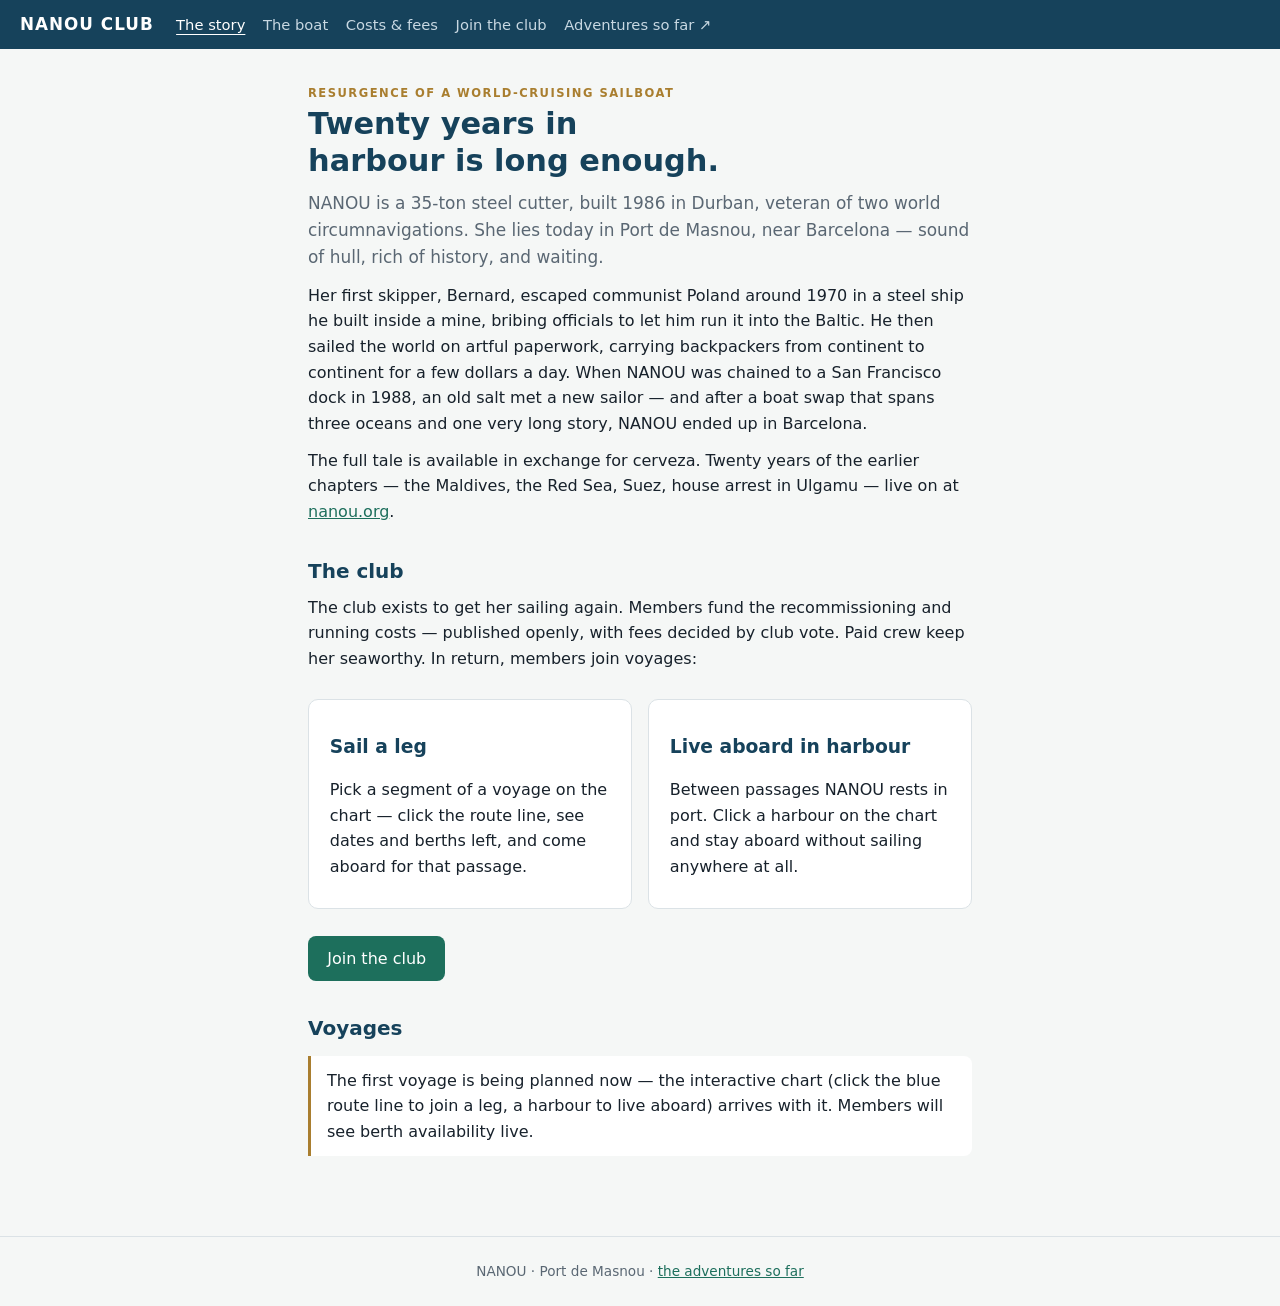
<file: index.html>
<!DOCTYPE html>
<html lang="en">
<head>
  <meta charset="UTF-8">
  <meta name="viewport" content="width=device-width, initial-scale=1.0">
  <title>Nanou Club — get her sailing again</title>
  <meta name="description" content="The club recommissioning NANOU, a 35-ton steel cutter with two circumnavigations behind her. Join a voyage leg or live aboard in harbour.">
  <link rel="icon" href="data:image/svg+xml,<svg xmlns=%22http://www.w3.org/2000/svg%22 viewBox=%220 0 100 100%22><text y=%22.9em%22 font-size=%2290%22>⛵</text></svg>">
  <link rel="stylesheet" href="css/main.css">
</head>
<body>
  <header class="site">
    <a class="brand" href="index.html">NANOU CLUB</a>
    <nav>
      <a href="index.html" aria-current="page">The story</a>
      <a href="boat.html">The boat</a>
      <a href="costs.html">Costs &amp; fees</a>
      <a href="join.html">Join the club</a>
      <a href="https://nanou.org">Adventures so far ↗</a>
    </nav>
  </header>
  <main>
    <p class="eyebrow">Resurgence of a world-cruising sailboat</p>
    <h1>Twenty years in harbour is long enough.</h1>
    <p class="lede">NANOU is a 35-ton steel cutter, built 1986 in Durban, veteran of two
    world circumnavigations. She lies today in Port de Masnou, near Barcelona —
    sound of hull, rich of history, and waiting.</p>

    <p>Her first skipper, Bernard, escaped communist Poland around 1970 in a steel
    ship he built inside a mine, bribing officials to let him run it into the
    Baltic. He then sailed the world on artful paperwork, carrying backpackers
    from continent to continent for a few dollars a day. When NANOU was chained
    to a San Francisco dock in 1988, an old salt met a new sailor — and after a
    boat swap that spans three oceans and one very long story, NANOU ended up in
    Barcelona.</p>

    <p>The full tale is available in exchange for cerveza. Twenty years of the
    earlier chapters — the Maldives, the Red Sea, Suez, house arrest in Ulgamu —
    live on at <a href="https://nanou.org">nanou.org</a>.</p>

    <h2>The club</h2>
    <p>The club exists to get her sailing again. Members fund the
    recommissioning and running costs — published openly, with fees decided by
    club vote. Paid crew keep her seaworthy. In return, members join voyages:</p>
    <div class="grid2">
      <div class="card">
        <h3>Sail a leg</h3>
        <p>Pick a segment of a voyage on the chart — click the route line, see
        dates and berths left, and come aboard for that passage.</p>
      </div>
      <div class="card">
        <h3>Live aboard in harbour</h3>
        <p>Between passages NANOU rests in port. Click a harbour on the chart
        and stay aboard without sailing anywhere at all.</p>
      </div>
    </div>
    <p><a class="btn" href="join.html">Join the club</a></p>

    <h2>Voyages</h2>
    <p class="notice">The first voyage is being planned now — the interactive
    chart (click the blue route line to join a leg, a harbour to live aboard)
    arrives with it. Members will see berth availability live.</p>
  </main>
  <footer class="site">NANOU · Port de Masnou · <a href="https://nanou.org">the adventures so far</a></footer>
</body>
</html>
</file>
<file: css/main.css>
:root {
  --ground: #f5f7f6;
  --surface: #ffffff;
  --ink: #17212b;
  --ink-soft: #5a6773;
  --line: #dbe2e6;
  --sea: #16425b;        /* deep harbour blue — headings, nav */
  --accent: #1d6f5c;     /* sea green — actions */
  --accent-ink: #ffffff;
  --brass: #a97e2f;      /* brass — highlights, chips */
  --brass-bg: #f3ead6;
  --ok-bg: #ddeee6;
  --danger: #9a3b30;
}
* { box-sizing: border-box; }
body {
  margin: 0;
  background: var(--ground);
  color: var(--ink);
  font-family: "Avenir Next", "Segoe UI", -apple-system, system-ui, sans-serif;
  line-height: 1.6;
}
header.site {
  background: var(--sea);
  color: #eef4f7;
  padding: 0.7rem 1.25rem;
  display: flex; align-items: baseline; gap: 1.4rem; flex-wrap: wrap;
}
header.site .brand { font-weight: 700; letter-spacing: 0.06em; font-size: 1.05rem; color: #fff; text-decoration: none; }
header.site nav { display: flex; gap: 1.1rem; flex-wrap: wrap; }
header.site nav a { color: #c8d8e2; text-decoration: none; font-size: 0.92rem; }
header.site nav a:hover, header.site nav a[aria-current] { color: #fff; text-decoration: underline; text-underline-offset: 4px; }
main { max-width: 44rem; margin: 0 auto; padding: 2.2rem 1.25rem 4rem; }
h1, h2, h3 { color: var(--sea); line-height: 1.2; text-wrap: balance; }
h1 { font-size: 1.9rem; margin: 0.2rem 0 0.6rem; }
h2 { font-size: 1.25rem; margin: 2.2rem 0 0.6rem; }
p { margin: 0.7rem 0; }
.lede { font-size: 1.06rem; color: var(--ink-soft); }
.eyebrow { text-transform: uppercase; letter-spacing: 0.13em; font-size: 0.72rem; font-weight: 600; color: var(--brass); margin: 0; }
.card { background: var(--surface); border: 1px solid var(--line); border-radius: 10px; padding: 1.1rem 1.3rem; margin: 1rem 0; }
.grid2 { display: grid; grid-template-columns: repeat(auto-fit, minmax(15rem, 1fr)); gap: 1rem; }
ul.specs { padding-left: 1.2rem; margin: 0.4rem 0; }
ul.specs li { margin: 0.3rem 0; }
a { color: var(--accent); }
.btn {
  display: inline-block; background: var(--accent); color: var(--accent-ink);
  border: none; border-radius: 8px; padding: 0.6rem 1.2rem; font-size: 1rem;
  font-family: inherit; cursor: pointer; text-decoration: none;
}
.btn:hover { filter: brightness(1.08); }
.btn:focus-visible, a:focus-visible, input:focus-visible, textarea:focus-visible {
  outline: 2px solid var(--brass); outline-offset: 2px;
}
form label { display: block; font-weight: 600; margin: 0.9rem 0 0.2rem; font-size: 0.92rem; }
input, textarea {
  width: 100%; padding: 0.55rem 0.7rem; border: 1px solid var(--line);
  border-radius: 8px; font: inherit; background: var(--surface); color: var(--ink);
}
textarea { min-height: 6rem; }
.chip { display: inline-block; font-size: 0.74rem; font-weight: 600; padding: 0.12rem 0.6rem; border-radius: 99px; background: var(--brass-bg); color: var(--brass); }
.chip.ok { background: var(--ok-bg); color: var(--accent); }
.notice { border-left: 3px solid var(--brass); background: var(--surface); border-radius: 0 8px 8px 0; padding: 0.7rem 1rem; margin: 1rem 0; }
.error { color: var(--danger); }
.tablewrap { overflow-x: auto; }
table { border-collapse: collapse; width: 100%; background: var(--surface); border: 1px solid var(--line); font-size: 0.93rem; }
th, td { text-align: left; padding: 0.5rem 0.7rem; border-top: 1px solid var(--line); }
thead th { border-top: none; font-size: 0.72rem; text-transform: uppercase; letter-spacing: 0.08em; color: var(--ink-soft); }
td.num { font-variant-numeric: tabular-nums; }
footer.site { text-align: center; color: var(--ink-soft); font-size: 0.85rem; padding: 1.5rem; border-top: 1px solid var(--line); }
</file>
